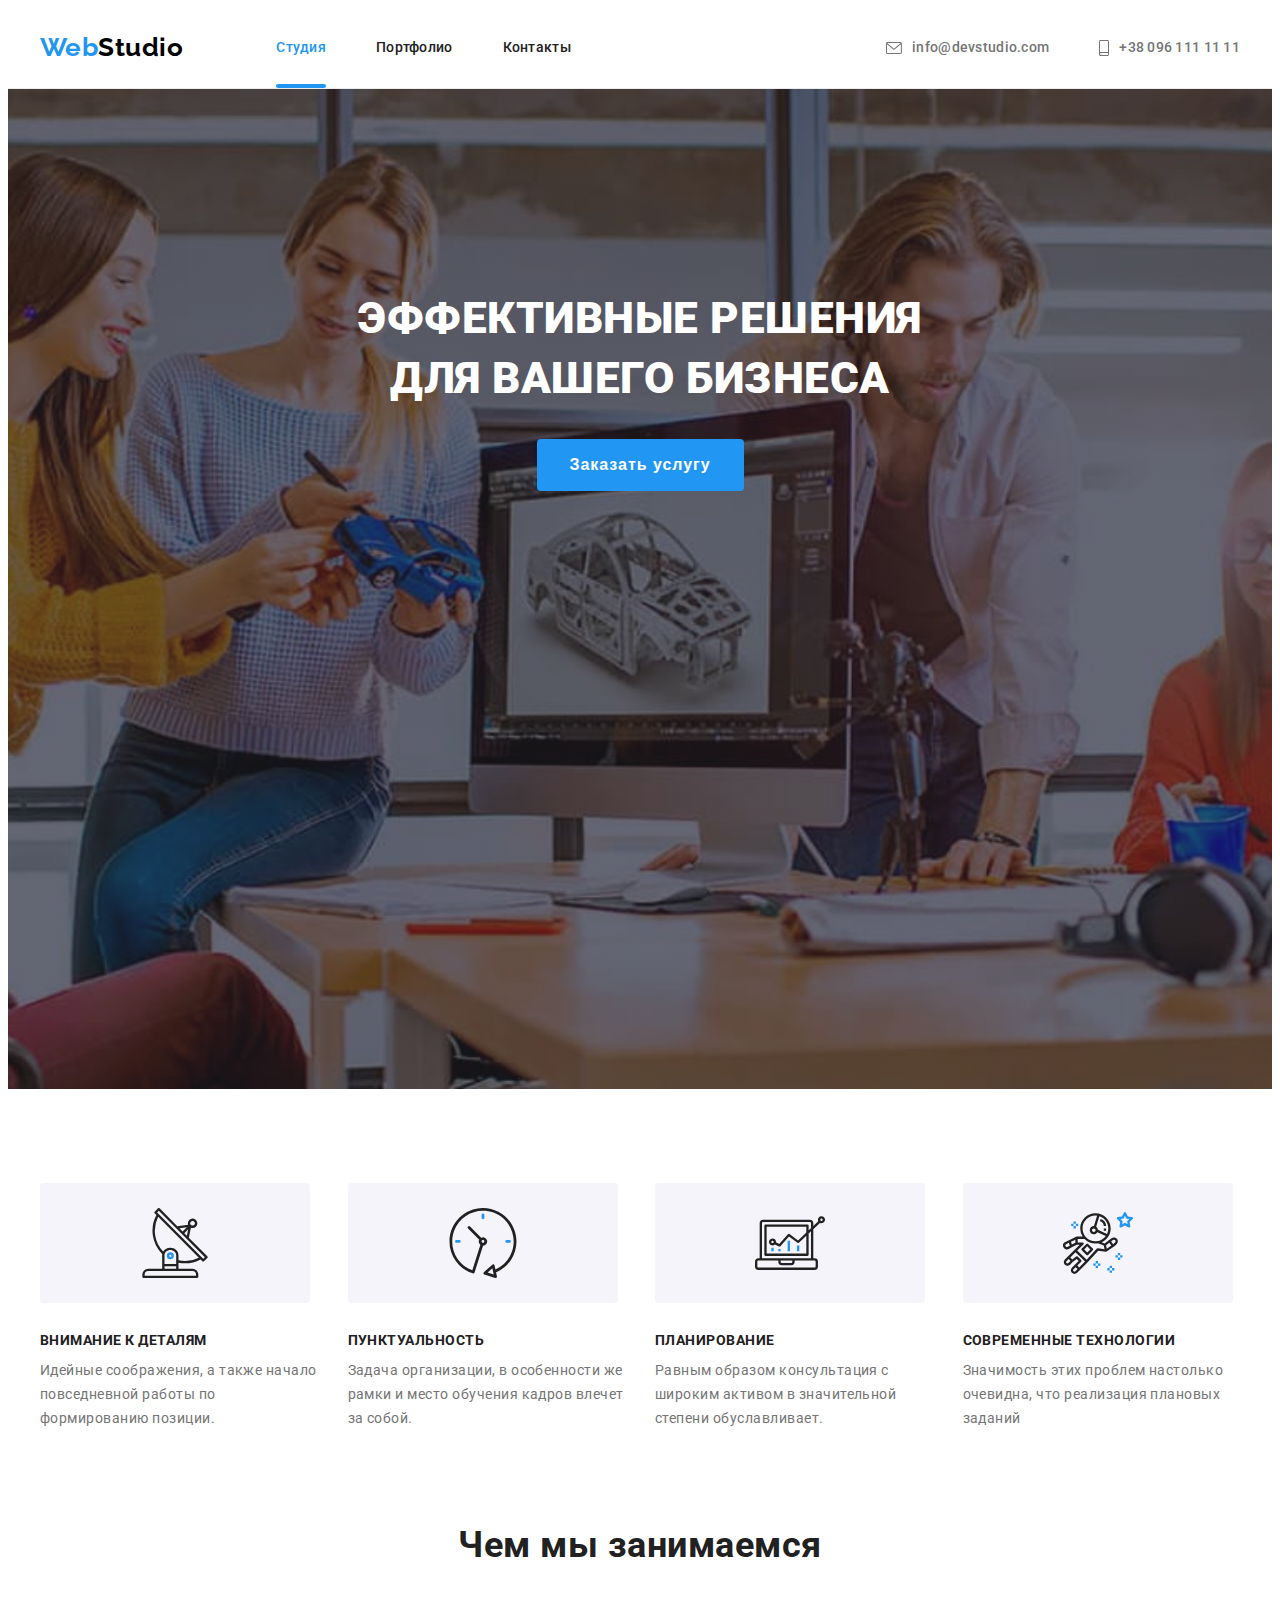
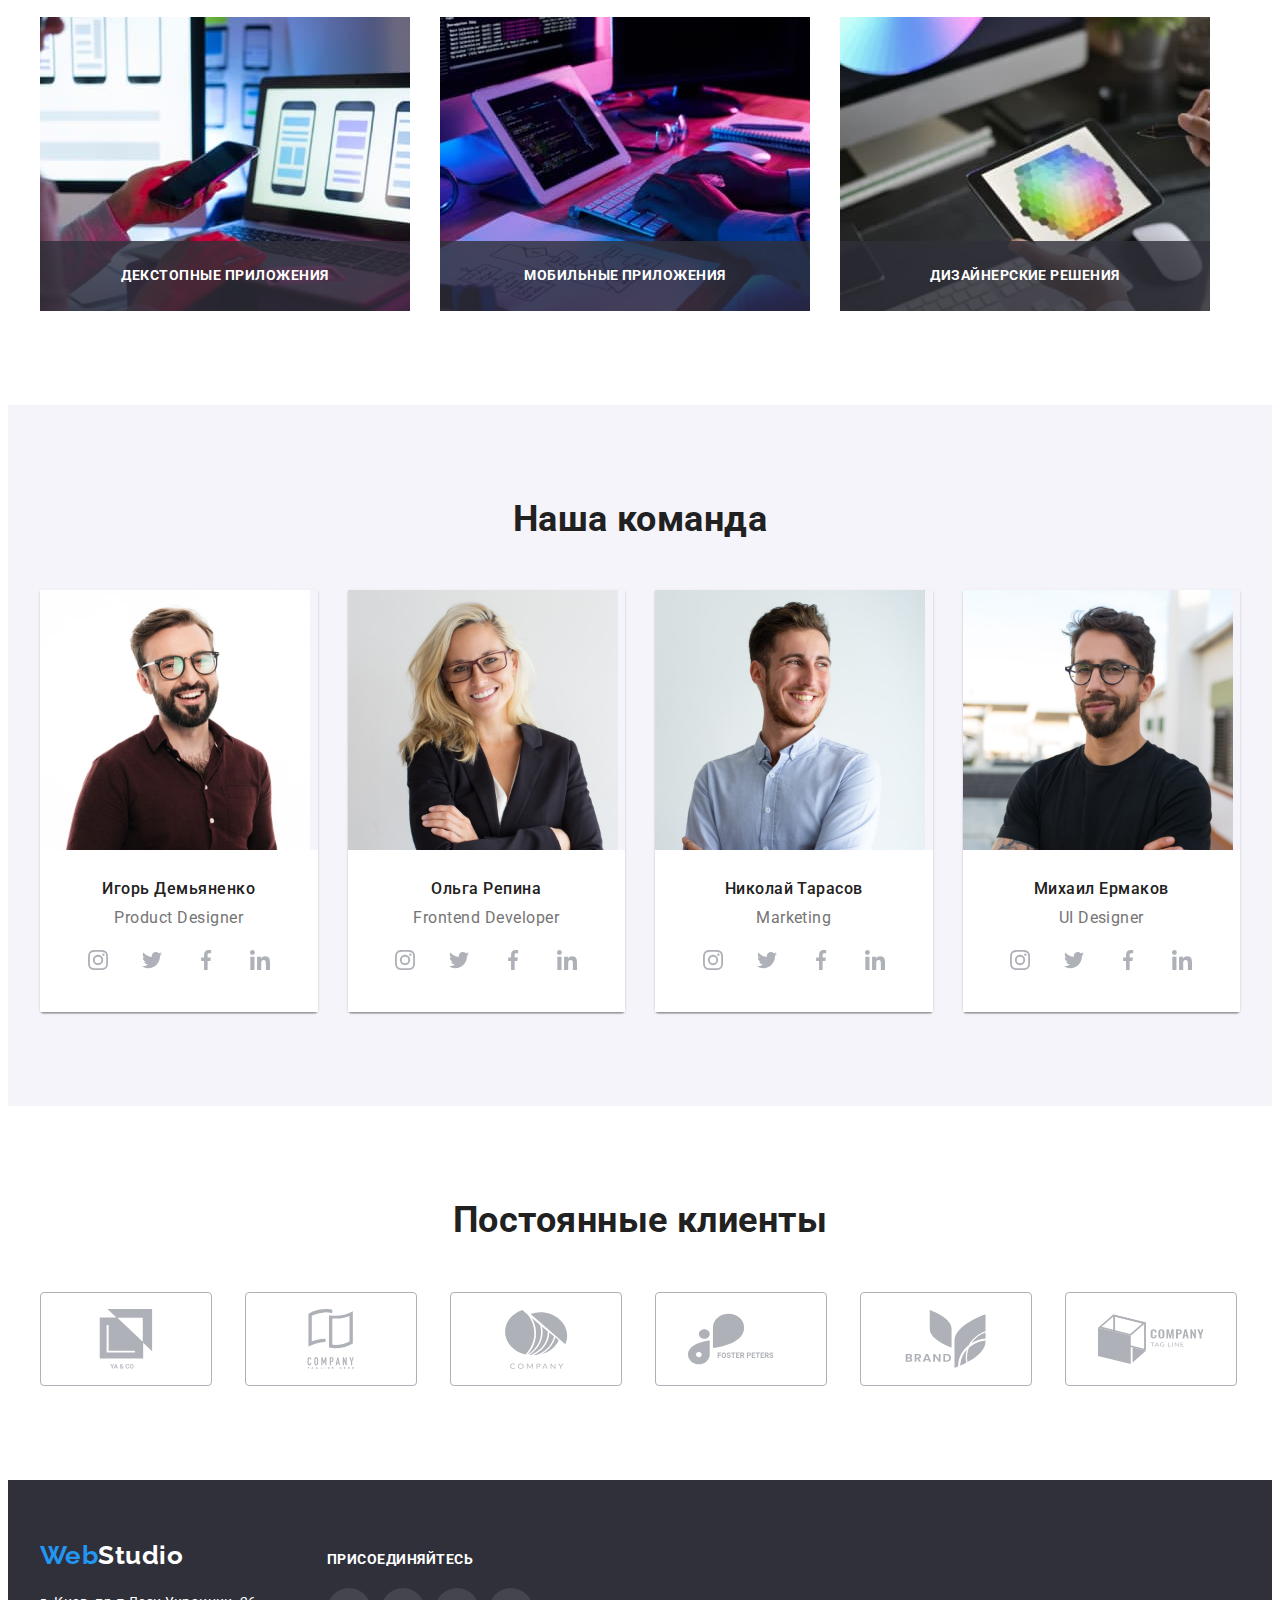
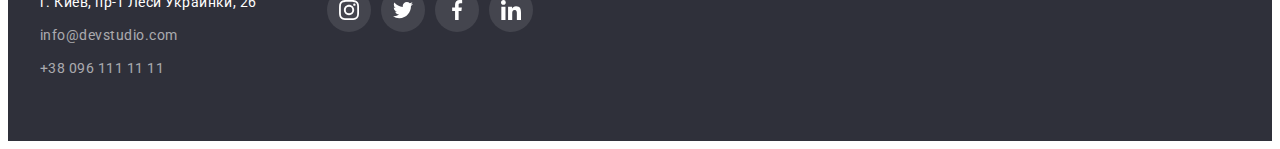
<file: index.html>
<!DOCTYPE html>
<html lang="ru">
  <head>
    <meta charset="UTF-8" />
    <meta http-equiv="X-UA-Compatible" content="IE=edge" />
    <meta name="viewport" content="width=device-width, initial-scale=1.0" />
    <title>WebStudio</title>
    <link rel="preconnect" href="https://fonts.gstatic.com" />
    <link
      href="https://fonts.googleapis.com/css2?family=Raleway:wght@400;500;700&family=Roboto:wght@300;400;500;700;900&display=swap"
      rel="stylesheet"
    />
    <link
      rel="stylesheet"
      href="https://cdnjs.cloudflare.com/ajax/libs/modern-normalize/1.1.0/modern-normalize.min.css"
      integrity="sha512-wpPYUAdjBVSE4KJnH1VR1HeZfpl1ub8YT/NKx4PuQ5NmX2tKuGu6U/JRp5y+Y8XG2tV+wKQpNHVUX03MfMFn9Q=="
      crossorigin="anonymous"
      referrerpolicy="no-referrer"
    />
    <link rel="stylesheet" href="./css/styles.css" />
  </head>
  <body>
    <!-- ========Header======== -->

    <header class="header">
      <div class="header-line container">
        <nav class="nav-header">
          <a lang="en" class="logo-up link" href="./"><span class="logo-accent">Web</span>Studio</a>
          <ul class="menu-list list">
            <li class="menu-item">
              <a class="menu-link link current" href="./index.html">Студия</a>
            </li>
            <li class="menu-item">
              <a class="menu-link link" href="./portfolio.html">Портфолио</a>
            </li>
            <li class="menu-item">
              <a class="menu-link link" href="">Контакты</a>
            </li>
          </ul>
        </nav>
        <ul class="contact-top-list list">
          <li class="contact-top-item">
            <a class="contact-link link" href="mailto:info@devstudio.com">
              <svg class="contact-top-svg" width="16px" height="12px">
                <use href="./images/sprite.svg#icon-envelope"></use>
              </svg>
              info@devstudio.com</a
            >
          </li>
          <li class="contact-top-item">
            <a class="contact-link link" href="tel:+380961111111">
              <svg class="contact-top-svg" width="10px" height="16px">
                <use href="./images/sprite.svg#icon-smartphone"></use>
              </svg>
              +38 096 111 11 11</a
            >
          </li>
        </ul>
      </div>
    </header>

    <!-- =========Hero======== -->

    <main>
      <section class="slogan">
        <div class="container">
          <h1 class="slogan-title">Эффективные решения <br />для вашего бизнеса</h1>
          <button class="modal-button" type="button" data-modal-open>Заказать услугу</button>
        </div>
      </section>

      <!-- ========Basics======== -->

      <section class="basics section">
        <div class="container">
          <h2 class="visually-hidden">Принципы работы студии</h2>
          <ul class="basics-list list">
            <li class="basics-item item">
              <div class="basics-before">
                <svg class="basics-svg">
                  <use href="./images/sprite.svg#icon-antenna"></use>
                </svg>
              </div>
              <h3 class="basics-title">Внимание к деталям</h3>
              <p class="basics-desc">
                Идейные соображения, а также начало повседневной работы по формированию позиции.
              </p>
            </li>
            <li class="basics-item item">
              <div class="basics-before">
                <svg class="basics-svg">
                  <use href="./images/sprite.svg#icon-clock"></use>
                </svg>
              </div>
              <h3 class="basics-title">Пунктуальность</h3>
              <p class="basics-desc">
                Задача организации, в особенности же рамки и место обучения кадров влечет за собой.
              </p>
            </li>
            <li class="basics-item item">
              <div class="basics-before">
                <svg class="basics-svg">
                  <use href="./images/sprite.svg#icon-diagram"></use>
                </svg>
              </div>
              <h3 class="basics-title">Планирование</h3>
              <p class="basics-desc">
                Равным образом консультация с широким активом в значительной степени обуславливает.
              </p>
            </li>
            <li class="basics-item item">
              <div class="basics-before">
                <svg class="basics-svg">
                  <use href="./images/sprite.svg#icon-astronaut"></use>
                </svg>
              </div>
              <h3 class="basics-title">Современные технологии</h3>
              <p class="basics-desc">
                Значимость этих проблем настолько очевидна, что реализация плановых заданий
              </p>
            </li>
          </ul>
        </div>
      </section>
      <!-- ========About======== -->
      <section class="section-box">
        <div class="container">
          <h2 class="subtitle">Чем мы занимаемся</h2>
          <ul class="about-list list">
            <li class="about-item">
              <div class="about-card">
                <img
                  src="./images/page1/img1.jpg"
                  alt="разработка декстопного приложения"
                  width="370"
                  height="294"
                />
                <p class="basics-title about-desc">Декстопные приложения</p>
              </div>
            </li>
            <li class="about-item">
              <div class="about-card">
                <img
                  src="./images/page1/img2.jpg"
                  alt="разработка мобильного приложения"
                  width="370"
                  height="294"
                />
                <h3 class="basics-title about-desc">Мобильные приложения</h3>
              </div>
            </li>
            <li class="about-item">
              <div class="about-card">
                <img
                  src="./images/page1/img3.jpg"
                  alt="разработка приложения для планшета"
                  width="370"
                  height="294"
                />
                <h3 class="basics-title about-desc">Дизайнерские решения</h3>
              </div>
            </li>
          </ul>
        </div>
      </section>

      <!-- ========Team======== -->

      <section class="team section">
        <div class="container">
          <h2 class="subtitle">Наша команда</h2>
          <ul class="team-list list">
            <li class="team-item">
              <img
                class="team-img"
                src="./images/page1/face1.jpg"
                alt="Игорь Демьяненко"
                width="270"
                height="260"
              />
              <div class="card-team">
                <h3 class="team-name">Игорь Демьяненко</h3>
                <p class="team-profession">Product Designer</p>
                <ul class="team-sosial-list list">
                  <li class="team-sosial-item">
                    <a class="team-sosial-link link" href="">
                      <svg class="team-sosial-svg" width="20px" height="20px">
                        <use href="./images/sprite.svg#icon-instagram"></use>
                      </svg>
                    </a>
                  </li>
                  <li class="team-sosial-item">
                    <a class="team-sosial-link link" href="">
                      <svg class="team-sosial-svg" width="20px" height="20px">
                        <use href="./images/sprite.svg#icon-twitter"></use>
                      </svg>
                    </a>
                  </li>
                  <li class="team-sosial-item">
                    <a class="team-sosial-link link" href="">
                      <svg class="team-sosial-svg" width="20px" height="20px">
                        <use href="./images/sprite.svg#icon-facebook"></use>
                      </svg>
                    </a>
                  </li>
                  <li class="team-sosial-item">
                    <a class="team-sosial-link link" href="">
                      <svg class="team-sosial-svg" width="20px" height="20px">
                        <use href="./images/sprite.svg#icon-linkedin"></use>
                      </svg>
                    </a>
                  </li>
                </ul>
              </div>
            </li>
            <li class="team-item">
              <img
                class="team-img"
                src="./images/page1/face2.jpg"
                alt="Ольга Репина"
                width="270"
                height="260"
              />
              <div class="card-team">
                <h3 class="team-name">Ольга Репина</h3>
                <p class="team-profession">Frontend Developer</p>
                <ul class="team-sosial-list list">
                  <li class="team-sosial-item">
                    <a class="team-sosial-link link" href="">
                      <svg class="team-sosial-svg" width="20px" height="20px">
                        <use href="./images/sprite.svg#icon-instagram"></use>
                      </svg>
                    </a>
                  </li>
                  <li class="team-sosial-item">
                    <a class="team-sosial-link link" href="">
                      <svg class="team-sosial-svg" width="20px" height="20px">
                        <use href="./images/sprite.svg#icon-twitter"></use>
                      </svg>
                    </a>
                  </li>
                  <li class="team-sosial-item">
                    <a class="team-sosial-link link" href="">
                      <svg class="team-sosial-svg" width="20px" height="20px">
                        <use href="./images/sprite.svg#icon-facebook"></use>
                      </svg>
                    </a>
                  </li>
                  <li class="team-sosial-item">
                    <a class="team-sosial-link link" href="">
                      <svg class="team-sosial-svg" width="20px" height="20px">
                        <use href="./images/sprite.svg#icon-linkedin"></use>
                      </svg>
                    </a>
                  </li>
                </ul>
              </div>
            </li>
            <li class="team-item">
              <img
                class="team-img"
                src="./images/page1/face3.jpg"
                alt="Николай Тарасов"
                width="270"
                height="260"
              />
              <div class="card-team">
                <h3 class="team-name">Николай Тарасов</h3>
                <p class="team-profession">Marketing</p>
                <ul class="team-sosial-list list">
                  <li class="team-sosial-item">
                    <a class="team-sosial-link link" href="">
                      <svg class="team-sosial-svg" width="20px" height="20px">
                        <use href="./images/sprite.svg#icon-instagram"></use>
                      </svg>
                    </a>
                  </li>
                  <li class="team-sosial-item">
                    <a class="team-sosial-link link" href="">
                      <svg class="team-sosial-svg" width="20px" height="20px">
                        <use href="./images/sprite.svg#icon-twitter"></use>
                      </svg>
                    </a>
                  </li>
                  <li class="team-sosial-item">
                    <a class="team-sosial-link link" href="">
                      <svg class="team-sosial-svg" width="20px" height="20px">
                        <use href="./images/sprite.svg#icon-facebook"></use>
                      </svg>
                    </a>
                  </li>
                  <li class="team-sosial-item">
                    <a class="team-sosial-link link" href="">
                      <svg class="team-sosial-svg" width="20px" height="20px">
                        <use href="./images/sprite.svg#icon-linkedin"></use>
                      </svg>
                    </a>
                  </li>
                </ul>
              </div>
            </li>
            <li class="team-item">
              <img
                class="team-img"
                src="./images/page1/face4.jpg"
                alt="Михаил Ермаков"
                width="270"
                height="260"
              />
              <div class="card-team">
                <h3 class="team-name">Михаил Ермаков</h3>
                <p class="team-profession">UI Designer</p>
                <ul class="team-sosial-list list">
                  <li class="team-sosial-item">
                    <a class="team-sosial-link link" href="">
                      <svg class="team-sosial-svg" width="20px" height="20px">
                        <use href="./images/sprite.svg#icon-instagram"></use>
                      </svg>
                    </a>
                  </li>
                  <li class="team-sosial-item">
                    <a class="team-sosial-link link" href="">
                      <svg class="team-sosial-svg" width="20px" height="20px">
                        <use href="./images/sprite.svg#icon-twitter"></use>
                      </svg>
                    </a>
                  </li>
                  <li class="team-sosial-item">
                    <a class="team-sosial-link link" href="">
                      <svg class="team-sosial-svg" width="20px" height="20px">
                        <use href="./images/sprite.svg#icon-facebook"></use>
                      </svg>
                    </a>
                  </li>
                  <li class="team-sosial-item">
                    <a class="team-sosial-link link" href="">
                      <svg class="team-sosial-svg" width="20px" height="20px">
                        <use href="./images/sprite.svg#icon-linkedin"></use>
                      </svg>
                    </a>
                  </li>
                </ul>
              </div>
            </li>
          </ul>
        </div>
      </section>

      <!-- =======Clients====== -->

      <section class="section">
        <div class="container">
          <h2 class="subtitle">Постоянные клиенты</h2>
          <ul class="clients-list list">
            <li class="clients-item item">
              <a class="clients-link" href="">
                <svg class="clients-svg">
                  <use href="./images/sprite.svg#icon-client1"></use>
                </svg>
              </a>
            </li>
            <li class="clients-item item">
              <a class="clients-link" href="">
                <svg class="clients-svg">
                  <use href="./images/sprite.svg#icon-client2"></use>
                </svg>
              </a>
            </li>
            <li class="clients-item item">
              <a class="clients-link" href="">
                <svg class="clients-svg">
                  <use href="./images/sprite.svg#icon-client3"></use>
                </svg>
              </a>
            </li>
            <li class="clients-item item">
              <a class="clients-link" href="">
                <svg class="clients-svg">
                  <use href="./images/sprite.svg#icon-client4"></use>
                </svg>
              </a>
            </li>
            <li class="clients-item item">
              <a class="clients-link" href="">
                <svg class="clients-svg">
                  <use href="./images/sprite.svg#icon-client5"></use>
                </svg>
              </a>
            </li>
            <li class="clients-item item">
              <a class="clients-link" href="">
                <svg class="clients-svg">
                  <use href="./images/sprite.svg#icon-client6"></use>
                </svg>
              </a>
            </li>
          </ul>
        </div>
      </section>
    </main>

    <!-- ========Footer======== -->

    <footer class="footer">
      <div class="footer-line container">
        <div class="">
          <a lang="en" class="footer-logo link" href="/"
            ><span class="logo-accent">Web</span>Studio</a
          >
          <address class="footer-address list">г. Киев, пр-т Леси Украинки, 26</address>
          <ul class="footer-contact list">
            <li class="footer-contact-item">
              <a class="footer-contact link" href="malito:info@devstudio.com">info@devstudio.com</a>
            </li>
            <li class="footer-contact-item">
              <a class="footer-contact link" href="tel:+380961111111">+38 096 111 11 11</a>
            </li>
          </ul>
        </div>
        <div class="footer-sosial-contacts">
          <h3 class="basics-title footer-sosial">Присоединяйтесь</h3>
          <ul class="team-sosial-list list">
            <li class="team-sosial-item footer-sosial-item">
              <a class="team-sosial-link link footer-sosial-link" href="">
                <svg class="team-sosial-svg" width="20px" height="20px">
                  <use href="./images/sprite.svg#icon-instagram"></use>
                </svg>
              </a>
            </li>
            <li class="team-sosial-item footer-sosial-item">
              <a class="team-sosial-link link footer-sosial-link" href="">
                <svg class="team-sosial-svg" width="20px" height="20px">
                  <use href="./images/sprite.svg#icon-twitter"></use>
                </svg>
              </a>
            </li>
            <li class="team-sosial-item footer-sosial-item">
              <a class="team-sosial-link link footer-sosial-link" href="">
                <svg class="team-sosial-svg" width="20px" height="20px">
                  <use href="./images/sprite.svg#icon-facebook"></use>
                </svg>
              </a>
            </li>
            <li class="team-sosial-item footer-sosial-item">
              <a class="team-sosial-link link footer-sosial-link" href="">
                <svg class="team-sosial-svg" width="20px" height="20px">
                  <use href="./images/sprite.svg#icon-linkedin"></use>
                </svg>
              </a>
            </li>
          </ul>
        </div>
      </div>
    </footer>

    <!-- =======Backdrop======== -->

    <div class="backdrop is-hidden" data-modal>
      <div class="modal">
        <button class="close-modal-button" type="button" data-modal-close>
          <svg width="18" height="18">
            <use href="./images/sprite.svg#icon-close"></use>
          </svg>
        </button>
      </div>
    </div>

    <script src="./js/modal.js"></script>
  </body>
</html>
</file>
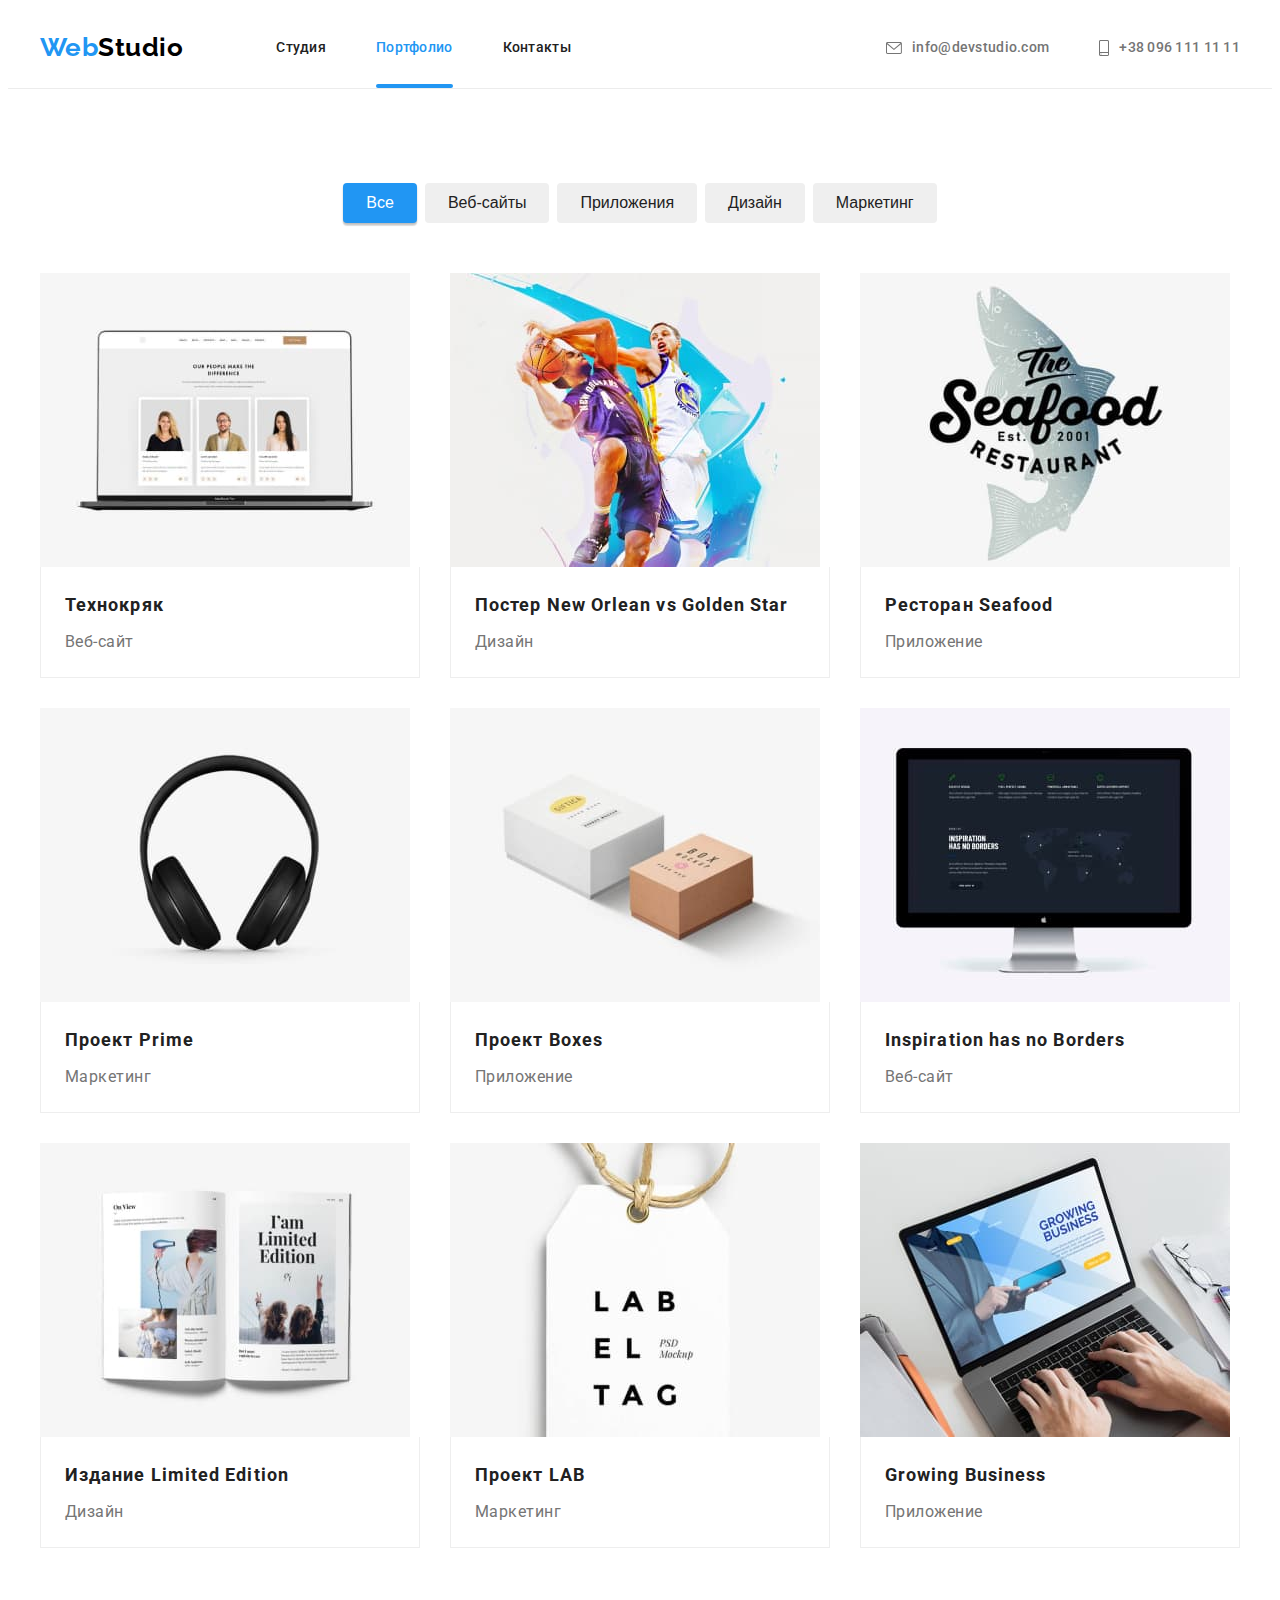
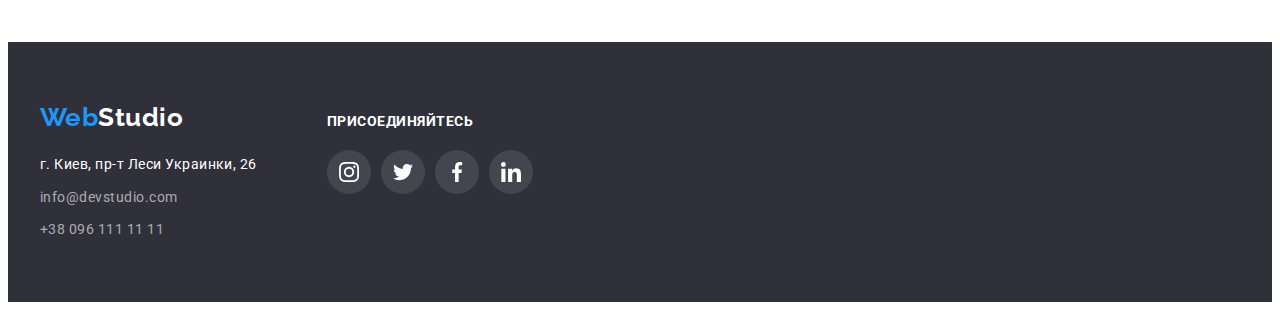
<file: portfolio.html>
<!DOCTYPE html>
<html lang="ru">
  <head>
    <meta charset="UTF-8" />
    <meta http-equiv="X-UA-Compatible" content="IE=edge" />
    <meta name="viewport" content="width=device-width, initial-scale=1.0" />
    <title>WebStudio</title>
    <link rel="preconnect" href="https://fonts.gstatic.com" />
    <link
      href="https://fonts.googleapis.com/css2?family=Raleway:wght@400;500;700&family=Roboto:wght@300;400;500;700;900&display=swap"
      rel="stylesheet"
    />
    <link
      rel="stylesheet"
      href="https://cdnjs.cloudflare.com/ajax/libs/modern-normalize/1.1.0/modern-normalize.min.css"
      integrity="sha512-wpPYUAdjBVSE4KJnH1VR1HeZfpl1ub8YT/NKx4PuQ5NmX2tKuGu6U/JRp5y+Y8XG2tV+wKQpNHVUX03MfMFn9Q=="
      crossorigin="anonymous"
      referrerpolicy="no-referrer"
    />
    <link rel="stylesheet" href="./css/styles.css" />
  </head>
  <body>
    <!-- =======Header====== -->

    <header class="header">
      <div class="header-line container">
        <nav class="nav-header">
          <a lang="en" class="logo-up link" href="./"><span class="logo-accent">Web</span>Studio</a>
          <ul class="menu-list list">
            <li class="menu-item">
              <a class="menu-link link" href="./index.html">Студия</a>
            </li>
            <li class="menu-item">
              <a class="menu-link link current" href="./portfolio.html">Портфолио</a>
            </li>
            <li class="menu-item">
              <a class="menu-link link" href="">Контакты</a>
            </li>
          </ul>
        </nav>
        <ul class="contact-top-list list">
          <li class="contact-top-item">
            <a class="contact-link link" href="mailto:info@devstudio.com">
              <svg class="contact-top-svg" width="16px" height="12px">
                <use href="./images/sprite.svg#icon-envelope"></use>
              </svg>
              info@devstudio.com</a
            >
          </li>
          <li class="contact-top-item">
            <a class="contact-link link" href="tel:+380961111111">
              <svg class="contact-top-svg" width="10px" height="16px">
                <use href="./images/sprite.svg#icon-smartphone"></use>
              </svg>
              +38 096 111 11 11</a
            >
          </li>
        </ul>
      </div>
    </header>

    <!-- =======Filter======= -->

    <main>
      <section class="section">
        <h1 class="visually-hidden">Наше портфолио</h1>
        <div class="container">
          <h2 class="visually-hidden">Фильтр</h2>
          <ul class="filter-menu list">
            <li class="filter-menu-item item">
              <button class="btn-filter current" type="button">Все</button>
            </li>

            <li class="filter-menu-item item">
              <button class="btn-filter" type="button">Веб-сайты</button>
            </li>

            <li class="filter-menu-item item">
              <button class="btn-filter" type="button">Приложения</button>
            </li>

            <li class="filter-menu-item item">
              <button class="btn-filter" type="button">Дизайн</button>
            </li>

            <li class="filter-menu-item item">
              <button class="btn-filter" type="button">Маркетинг</button>
            </li>
          </ul>

          <!-- =======Projects====== -->

          <ul class="projects-list list">
            <li class="projects-item item">
              <a class="projects-link link" href="">
                <div class="projects-overlay">
                  <img
                    class="projects-img"
                    src="./images//portfo/portf1.jpg"
                    alt="Открытый ноутбук"
                    width="370"
                    height="294"
                  />
                  <p class="projects-overlay-text">
                    Технокряк это современная площадка распространения коронавируса. Компании
                    используют эту площадку для цифрового шпионажа и атак на защищённые сервера
                    конкурентов.
                  </p>
                </div>
                <div class="card-link">
                  <h3 class="projects-title link">Технокряк</h3>
                  <p class="projects-desc link">Веб-сайт</p>
                </div>
              </a>
            </li>

            <li class="projects-item item">
              <a class="projects-link link" href="">
                <div class="projects-overlay">
                  <img
                    class="projects-img"
                    src="./images//portfo/portf2.jpg"
                    alt="Два баскетболиста"
                    width="370"
                    height="294"
                  />
                  <p class="projects-overlay-text">
                    Технокряк это современная площадка распространения коронавируса. Компании
                    используют эту площадку для цифрового шпионажа и атак на защищённые сервера
                    конкурентов.
                  </p>
                </div>
                <div class="card-link">
                  <h3 class="projects-title link">
                    Постер <span lang="en">New Orlean vs Golden Star</span>
                  </h3>
                  <p class="projects-desc link">Дизайн</p>
                </div>
              </a>
            </li>

            <li class="projects-item item">
              <a class="projects-link link" href="">
                <div class="projects-overlay">
                  <img
                    class="projects-img"
                    src="./images//portfo/portf3.jpg"
                    alt="Логотип рыбного ресторана"
                    width="370"
                    height="294"
                  />
                  <p class="projects-overlay-text">
                    Технокряк это современная площадка распространения коронавируса. Компании
                    используют эту площадку для цифрового шпионажа и атак на защищённые сервера
                    конкурентов.
                  </p>
                </div>
                <div class="card-link">
                  <h3 class="projects-title link">Ресторан <span lang="en">Seafood</span></h3>
                  <p class="projects-desc link">Приложение</p>
                </div>
              </a>
            </li>

            <li class="projects-item item">
              <a class="projects-link link" href="">
                <div class="projects-overlay">
                  <img
                    class="projects-img"
                    src="./images//portfo/portf4.jpg"
                    alt="Наушники"
                    width="370"
                    height="294"
                  />
                  <p class="projects-overlay-text">
                    Технокряк это современная площадка распространения коронавируса. Компании
                    используют эту площадку для цифрового шпионажа и атак на защищённые сервера
                    конкурентов.
                  </p>
                </div>
                <div class="card-link">
                  <h3 class="projects-title link">Проект <span lang="en">Prime</span></h3>
                  <p class="projects-desc link">Маркетинг</p>
                </div>
              </a>
            </li>

            <li class="projects-item item">
              <a class="projects-link link" href="">
                <div class="projects-overlay">
                  <img
                    class="projects-img"
                    src="./images//portfo/portf5.jpg"
                    alt="Две брендированные коробки"
                    width="370"
                    height="294"
                  />
                  <p class="projects-overlay-text">
                    Технокряк это современная площадка распространения коронавируса. Компании
                    используют эту площадку для цифрового шпионажа и атак на защищённые сервера
                    конкурентов.
                  </p>
                </div>
                <div class="card-link">
                  <h3 class="projects-title link">Проект <span lang="en">Boxes</span></h3>
                  <p class="projects-desc link">Приложение</p>
                </div>
              </a>
            </li>

            <li class="projects-item item">
              <a class="projects-link link" href="">
                <div class="projects-overlay">
                  <img
                    class="projects-img"
                    src="./images//portfo/portf6.jpg"
                    alt="Карта в мониторе"
                    width="370"
                    height="294"
                  />
                  <p class="projects-overlay-text">
                    Технокряк это современная площадка распространения коронавируса. Компании
                    используют эту площадку для цифрового шпионажа и атак на защищённые сервера
                    конкурентов.
                  </p>
                </div>
                <div class="card-link">
                  <h3 class="projects-title link">
                    <span lang="en">Inspiration has no Borders</span>
                  </h3>
                  <p class="projects-desc link">Веб-сайт</p>
                </div>
              </a>
            </li>

            <li class="projects-item item">
              <a class="projects-link link" href="">
                <div class="projects-overlay">
                  <img
                    class="projects-img"
                    src="./images//portfo/portf7.jpg"
                    alt="Открытая книга"
                    width="370"
                    height="294"
                  />
                  <p class="projects-overlay-text">
                    Технокряк это современная площадка распространения коронавируса. Компании
                    используют эту площадку для цифрового шпионажа и атак на защищённые сервера
                    конкурентов.
                  </p>
                </div>
                <div class="card-link">
                  <h3 class="projects-title link">
                    Издание <span lang="en">Limited Edition</span>
                  </h3>
                  <p class="projects-desc link">Дизайн</p>
                </div>
              </a>
            </li>

            <li class="projects-item item">
              <a class="projects-link link" href="">
                <div class="projects-overlay">
                  <img
                    class="projects-img"
                    src="./images//portfo/portf8.jpg"
                    alt="Ярлык с логотипом"
                    width="370"
                    height="294"
                  />
                  <p class="projects-overlay-text">
                    Технокряк это современная площадка распространения коронавируса. Компании
                    используют эту площадку для цифрового шпионажа и атак на защищённые сервера
                    конкурентов.
                  </p>
                </div>
                <div class="card-link">
                  <h3 class="projects-title link">Проект <span lang="en">LAB</span></h3>
                  <p class="projects-desc link">Маркетинг</p>
                </div>
              </a>
            </li>

            <li class="projects-item item">
              <a class="projects-link link" href="">
                <div class="projects-overlay">
                  <img
                    class="projects-img"
                    src="./images//portfo/portf9.jpg"
                    alt="Мужчина печатает в ноутбуке"
                    width="370"
                    height="294"
                  />
                  <p class="projects-overlay-text">
                    Технокряк это современная площадка распространения коронавируса. Компании
                    используют эту площадку для цифрового шпионажа и атак на защищённые сервера
                    конкурентов.
                  </p>
                </div>
                <div class="card-link">
                  <h3 class="projects-title link"><span lang="en">Growing Business</span></h3>
                  <p class="projects-desc link">Приложение</p>
                </div>
              </a>
            </li>
          </ul>
        </div>
      </section>
    </main>

    <!-- =======Footer======= -->

    <footer class="footer">
      <div class="footer-line container">
        <div class="">
          <a lang="en" class="footer-logo link" href="/"
            ><span class="logo-accent">Web</span>Studio</a
          >
          <address class="footer-address list">г. Киев, пр-т Леси Украинки, 26</address>
          <ul class="footer-contact list">
            <li class="footer-contact-item">
              <a class="footer-contact link" href="malito:info@devstudio.com">info@devstudio.com</a>
            </li>
            <li class="footer-contact-item">
              <a class="footer-contact link" href="tel:+380961111111">+38 096 111 11 11</a>
            </li>
          </ul>
        </div>
        <div class="footer-sosial-contacts">
          <h3 class="basics-title footer-sosial">Присоединяйтесь</h3>
          <ul class="team-sosial-list list">
            <li class="team-sosial-item footer-sosial-item">
              <a class="team-sosial-link link footer-sosial-link" href="">
                <svg class="team-sosial-svg" width="20px" height="20px">
                  <use href="./images/sprite.svg#icon-instagram"></use>
                </svg>
              </a>
            </li>
            <li class="team-sosial-item footer-sosial-item">
              <a class="team-sosial-link link footer-sosial-link" href="">
                <svg class="team-sosial-svg" width="20px" height="20px">
                  <use href="./images/sprite.svg#icon-twitter"></use>
                </svg>
              </a>
            </li>
            <li class="team-sosial-item footer-sosial-item">
              <a class="team-sosial-link link footer-sosial-link" href="">
                <svg class="team-sosial-svg" width="20px" height="20px">
                  <use href="./images/sprite.svg#icon-facebook"></use>
                </svg>
              </a>
            </li>
            <li class="team-sosial-item footer-sosial-item">
              <a class="team-sosial-link link footer-sosial-link" href="">
                <svg class="team-sosial-svg" width="20px" height="20px">
                  <use href="./images/sprite.svg#icon-linkedin"></use>
                </svg>
              </a>
            </li>
          </ul>
        </div>
      </div>
    </footer>
    <script src="./js/modal.js"></script>
  </body>
</html>
</file>
<file: css/styles.css>
.visually-hidden {
  position: absolute;
  white-space: nowrap;
  width: 1px;
  height: 1px;
  overflow: hidden;
  border: 0;
  padding: 0;
  clip: rect(0 0 0 0);
  clip-path: inset(50%);
  margin: -1px;
}

:root {
  --primery-font: 'Roboto', sans-serif;
  --secondary-font: 'Raleway', sans-serif;
  --primary-text-color: #757575;
  --title-text-color: #212121;
  --accent-color: #2196f3;
  --hero-text-color: #ffffff;
  --hero-background-color: #2f303a;
  --team-background-color: #f5f4fa;
  --team-border-shadow: 0px 1px 3px rgba(0, 0, 0, 0.12), 0px 1px 1px rgba(0, 0, 0, 0.14),
    0px 2px 1px rgba(0, 0, 0, 0.2);
  --border-header-color: #ececec;
  --logo-footer-color: #000000;
  --hero-background-image-color: rgba(47, 48, 58, 0.4);
  --modal-button-shadow: rgba(0, 0, 0, 0.15);
  --modal-button-background: #188ce8;
  --footer-contact-color: rgba(255, 255, 255, 0.6);
  --footer-sosial-background-color: rgba(255, 255, 255, 0.1);
  --progects-card-border: #eeeeee;
  --clients-border-color: #afb1b8;
  --projects-focus-shadow: 0px 1px 1px rgba(0, 0, 0, 0.12), 0px 4px 4px rgba(0, 0, 0, 0.06),
    1px 4px 6px rgba(0, 0, 0, 0.16);
  --btn-filter-focus-shadow: 0px 3px 1px rgba(0, 0, 0, 0.1), 0px 1px 2px rgba(0, 0, 0, 0.08),
    0px 2px 2px rgba(0, 0, 0, 0.12);
  --backdrop-background-color: rgba(0, 0, 0, 0.2);
  --timing-function: cubic-bezier(0.4, 0, 0.2, 1);
  --about-background-color: rgba(47, 48, 58, 0.8);
}

.list {
  list-style: none;
  margin: 0px;
  padding: 0px;
}

.link {
  text-decoration: none;
}

body {
  font-family: var(--primery-font);
  color: var(--primary-text-color);

  font-style: 400;
  letter-spacing: 0.03em;
}

h1,
h2,
h3,
ul,
p {
  margin: 0px;
  padding: 0px;
}

img {
  display: block;
  max-width: 100%;
}

/* =======Components======= */

.container {
  width: 1200px;
  padding-left: 15px;
  padding-right: 15px;
  margin: 0 auto;
}

.section {
  padding-top: 94px;
  padding-bottom: 94px;
}

.section-box {
  padding-bottom: 94px;
}

.subtitle {
  margin-bottom: 50px;
  text-align: center;

  color: var(--title-text-color);

  font-weight: 700;
  font-size: 36px;
  line-height: 1.16;
}

/* =======Header=======*/

.header {
  border-bottom: 1px solid var(--border-header-color);
}

.header-line {
  display: flex;
  align-items: center;
}

.nav-header {
  display: flex;
  align-items: center;
}

.logo-up {
  display: block;
  margin-right: 93px;
  padding-top: 24px;
  padding-bottom: 25px;

  font-family: var(--secondary-font);
  color: var(--logo-footer-color);

  font-weight: 700;
  font-size: 26px;
  line-height: 1.19;

  transition: color 250ms var(--timing-function);
}

.logo-up:hover,
.logo-up:focus,
.logo-accent {
  color: var(--accent-color);
}

.menu-list,
.contact-top-list {
  display: flex;
  font-weight: 500;
  font-size: 14px;
  line-height: 1.14;
  letter-spacing: 0.02em;

  transition: color 250ms var(--timing-function);
}

.contact-top-list {
  margin-left: auto;
}

.menu-item:not(:last-child),
.contact-top-item:not(:last-child) {
  margin-right: 50px;
}

.menu-link {
  display: block;

  padding-top: 32px;
  padding-bottom: 32px;
}

.menu-list .link {
  color: var(--title-text-color);
  transition: color 250ms var(--timing-function);
}

.menu-list .link:hover,
.menu-list .link:focus,
.menu-list .current,
.contact-top-list .link:hover,
.contact-top-list .link:focus {
  color: var(--accent-color);
}

.menu-item {
  position: relative;
}

.menu-item .current::after {
  position: absolute;
  left: 0;
  bottom: 0;
  content: '';
  display: block;
  width: 100%;
  height: 4px;

  background: var(--accent-color);
  border-radius: 2px;
}

.contact-top-list .link {
  color: var(--primary-text-color);
  transition: color 250ms var(--timing-function);
}
.contact-link {
  display: inline-flex;
  align-items: center;

  padding-top: 32px;
  padding-bottom: 32px;
}
.contact-top-svg {
  margin-right: 10px;

  fill: currentColor;
}

/* ======Hero====== */

.slogan {
  padding-top: 200px;
  padding-bottom: 200px;

  color: var(--hero-text-color);
  background-color: var(--hero-background-color);

  text-align: center;

  max-width: 1600px;
  height: 600px;
  margin-left: auto;
  margin-right: auto;

  background-repeat: no-repeat;
  background-position: center;
  background-size: cover;
  background-image: linear-gradient(
      to right,
      var(--hero-background-image-color),
      var(--hero-background-image-color)
    ),
    url('../images/page1/hero.jpg');
}

.slogan-title {
  margin-bottom: 30px;

  font-weight: 900;
  font-size: 44px;
  line-height: 1.36;
  text-transform: uppercase;
}

.modal-button {
  display: inline-block;
  text-align: center;
  cursor: pointer;
  min-width: 136px;
  padding: 10px 32px;
  border-radius: 4px;
  border: 1px solid transparent;

  color: var(--hero-text-color);
  background-color: var(--accent-color);

  font-weight: 700;
  font-size: 16px;
  line-height: 1.87;
  letter-spacing: 0.06em;
}

.modal-button:hover,
.modal-button:focus {
  background-color: var(--modal-button-background);
  box-shadow: 0px 4px 4px var(--modal-button-shadow);
}

/* ======Basics===== */

.basics-list {
  display: flex;
  margin-left: -30px;
  margin-top: -30px;
}

.basics-item {
  flex-basis: calc((100% - 120px) / 4);
  margin-left: 30px;
  margin-top: 30px;
}

.basics-before {
  display: flex;
  justify-content: center;
  align-items: center;
  width: 270px;
  height: 120px;
  margin-bottom: 30px;

  background-color: var(--team-background-color);
  border-radius: 4px;
}

.basics-svg {
  width: 70px;
  height: 70px;
}

.basics-title {
  margin-bottom: 10px;

  color: var(--title-text-color);

  font-weight: 700;
  font-size: 14px;
  line-height: 1.14;
  text-transform: uppercase;
}

.basics-desc {
  font-size: 14px;
  line-height: 1.71;
}

/* ======About====== */

.about-list {
  display: flex;
}

.about-item:not(:last-child) {
  margin-right: 30px;
}

.about-card {
  position: relative;
}

.about-desc {
  position: absolute;
  bottom: 0;
  left: 0;
  display: flex;
  justify-content: center;
  align-items: center;
  width: 100%;
  height: 70px;

  margin-bottom: 0;

  text-align: center;
  color: var(--hero-text-color);
  background-color: var(--about-background-color);
}

/* =======Team====== */

.team {
  background-color: var(--team-background-color);
}

.team-list {
  display: flex;
  margin-left: -30px;
  margin-top: -30px;
}

.team-item {
  flex-basis: calc((100% - 90px) / 3);
  margin-left: 30px;
  margin-top: 30px;

  box-shadow: var(--team-border-shadow);
  border-radius: 0px 0px 4px 4px;
}

.card-team {
  text-align: center;
  padding-top: 30px;
  padding-bottom: 30px;
  background-color: var(--hero-text-color);
}

.team-name {
  margin-bottom: 10px;

  color: var(--title-text-color);

  font-weight: 500;
  font-size: 16px;
  line-height: 1.18;
}

.team-profession {
  font-size: 16px;
  line-height: 1.18;

  margin-bottom: 10px;
}

.team-sosial-list {
  display: flex;
  justify-content: center;
}

.team-sosial-link {
  display: flex;
  justify-content: center;

  align-items: center;
  width: 44px;
  height: 44px;

  border-radius: 50px;

  fill: var(--clients-border-color);

  transition: fill 250ms var(--timing-function), background-color 250ms var(--timing-function);
}

.team-sosial-item:not(:last-child) {
  margin-right: 10px;
}

.team-sosial-link:hover,
.team-sosial-link:focus {
  background-color: var(--accent-color);
  fill: var(--hero-text-color);
}

/* ======Clients======= */

.clients-list {
  display: flex;
  margin-left: -30px;
  margin-top: -30px;
}

.clients-item {
  justify-content: center;
  align-items: center;
  flex-basis: calc((100% - 180px) / 6);
  margin-left: 30px;
  margin-top: 30px;
}
.clients-link {
  display: inline-flex;
  justify-content: center;
  align-items: center;
  width: 170px;
  height: 92px;

  color: var(--clients-border-color);
  border: 1px solid var(--clients-border-color);
  border-radius: 4px;

  transition: color 250ms var(--timing-function), border 250ms var(--timing-function);
}

.clients-link:hover,
.clients-link:focus {
  color: var(--accent-color);
  border: 1px solid var(--accent-color);
}

.clients-svg {
  width: 106px;
  height: 60px;
  fill: currentColor;
}

/* ======Footer====== */

.footer {
  padding-top: 60px;
  padding-bottom: 60px;

  background-color: var(--hero-background-color);
}

.footer-logo {
  display: inline-block;
  margin-bottom: 20px;

  font-family: var(--secondary-font);
  color: var(--hero-text-color);

  font-weight: 700;
  font-size: 26px;
  line-height: 1.19;

  transition: color 250ms var(--timing-function);
}

.footer-address {
  margin-bottom: 9px;

  color: var(--hero-text-color);

  font-style: normal;
  font-weight: 400;
  font-size: 14px;
  line-height: 1.71;
}

.footer-contact .link {
  color: var(--footer-contact-color);

  font-weight: 400;
  font-size: 14px;
  line-height: 1.71;

  transition: color 250ms var(--timing-function);
}

.footer-logo:hover,
.footer-logo:focus,
.footer-contact .link:hover,
.footer-contact .link:focus {
  color: var(--accent-color);
}

.footer-contact-item:not(:last-child) {
  margin-bottom: 9px;
}
.footer-line {
  display: flex;
  align-items: baseline;
}
.footer-sosial-contacts {
  width: 206px;
  height: 80px;
  margin-left: 70px;
}
.footer-sosial {
  color: var(--hero-text-color);
  margin-bottom: 20px;
}

.footer-sosial-link {
  fill: var(--hero-text-color);
  background-color: var(--footer-sosial-background-color);

  transition: background-color 250ms var(--timing-function);
}

.footer-sosial-link:hover,
.footer-sosial-link:focus {
  background-color: var(--accent-color);
}

/* =====Portfolio===== */

/* =====Filter===== */

.filter-menu {
  display: flex;
  align-items: center;
  justify-content: center;

  margin-bottom: 50px;
}

.filter-menu-item:not(:last-child) {
  margin-right: 8px;
}

.btn-filter {
  display: inline-block;
  text-align: center;
  cursor: pointer;
  min-width: 73px;
  padding: 6px 22px;
  border-radius: 4px;
  border: 1px solid transparent;

  color: var(--title-text-color);

  font-style: normal;
  font-weight: 500;
  font-size: 16px;
  line-height: 1.62;

  transition: color 250ms var(--timing-function), box-shadow 250ms var(--timing-function),
    background-color 250ms var(--timing-function);
}

.btn-filter:hover,
.btn-filter:focus {
  color: var(--hero-text-color);
  background-color: var(--accent-color);
  box-shadow: var(--btn-filter-focus-shadow);
}

.btn-filter.current {
  color: var(--hero-text-color);
  background-color: var(--accent-color);
  box-shadow: var(--btn-filter-focus-shadow);
}

/* ======Projects====== */

.projects-list {
  display: flex;
  flex-wrap: wrap;

  margin-left: -30px;
  margin-top: -30px;
}

.projects-item {
  flex-basis: calc((100% - 90px) / 3);
  margin-left: 30px;
  margin-top: 30px;
}

.projects-link {
  display: block;

  transition: box-shadow 250ms var(--timing-function);
}

.projects-link:hover,
.projects-link:focus {
  box-shadow: var(--projects-focus-shadow);
}

.projects-title {
  margin-bottom: 4px;

  color: var(--title-text-color);

  font-weight: 700;
  font-size: 18px;
  line-height: 2;
  letter-spacing: 0.06em;
}

.projects-desc {
  color: var(--primary-text-color);

  font-size: 16px;
  line-height: 1.87;
}

.card-link {
  padding-top: 20px;
  padding-bottom: 20px;
  padding-left: 24px;
  padding-right: 24px;

  border-right: 1px solid var(--progects-card-border);
  border-bottom: 1px solid var(--progects-card-border);
  border-left: 1px solid var(--progects-card-border);
}
.projects-overlay {
  position: relative;
  overflow: hidden;
}

.projects-overlay-text {
  position: absolute;
  display: block;
  top: 0;
  left: 0;
  width: 100%;
  height: 100%;
  transform: translateY(101%);
  transition: transform 250ms var(--timing-function);

  padding-right: 24px;
  padding-left: 24px;
  padding-top: 63px;
  padding-bottom: 63px;

  background-color: rgba(33, 150, 243, 0.9);
  color: var(--hero-text-color);
  font-size: 18px;
  line-height: 1.56;
  letter-spacing: 0.03em;
}

.projects-link:hover .projects-overlay-text,
.projects-link:focus .projects-overlay-text {
  transform: translateY(0);
}

/* =======Backdrop======= */

.backdrop {
  position: fixed;
  top: 0;
  left: 0;
  width: 100%;
  height: 100%;

  background-color: var(--backdrop-background-color);
  transition: opacity 250ms var(--timing-function), visibility 250ms var(--timing-function);
}
.backdrop.is-hidden {
  opacity: 0;
  pointer-events: none;
  visibility: hidden;
}

.modal {
  position: absolute;
  top: 50%;
  left: 50%;
  transform: translate(-50%, -50%);

  width: 528px;
  height: 581px;

  background-color: var(--hero-text-color);
}
.close-modal-button {
  position: absolute;
  top: 8px;
  right: 8px;

  display: flex;
  justify-content: center;
  align-items: center;
  width: 30px;
  height: 30px;

  cursor: pointer;
  border-radius: 50%;
  border: 1px solid rgba(0, 0, 0, 0.1);
  background-color: var(--hero-text-color);
}
</file>
